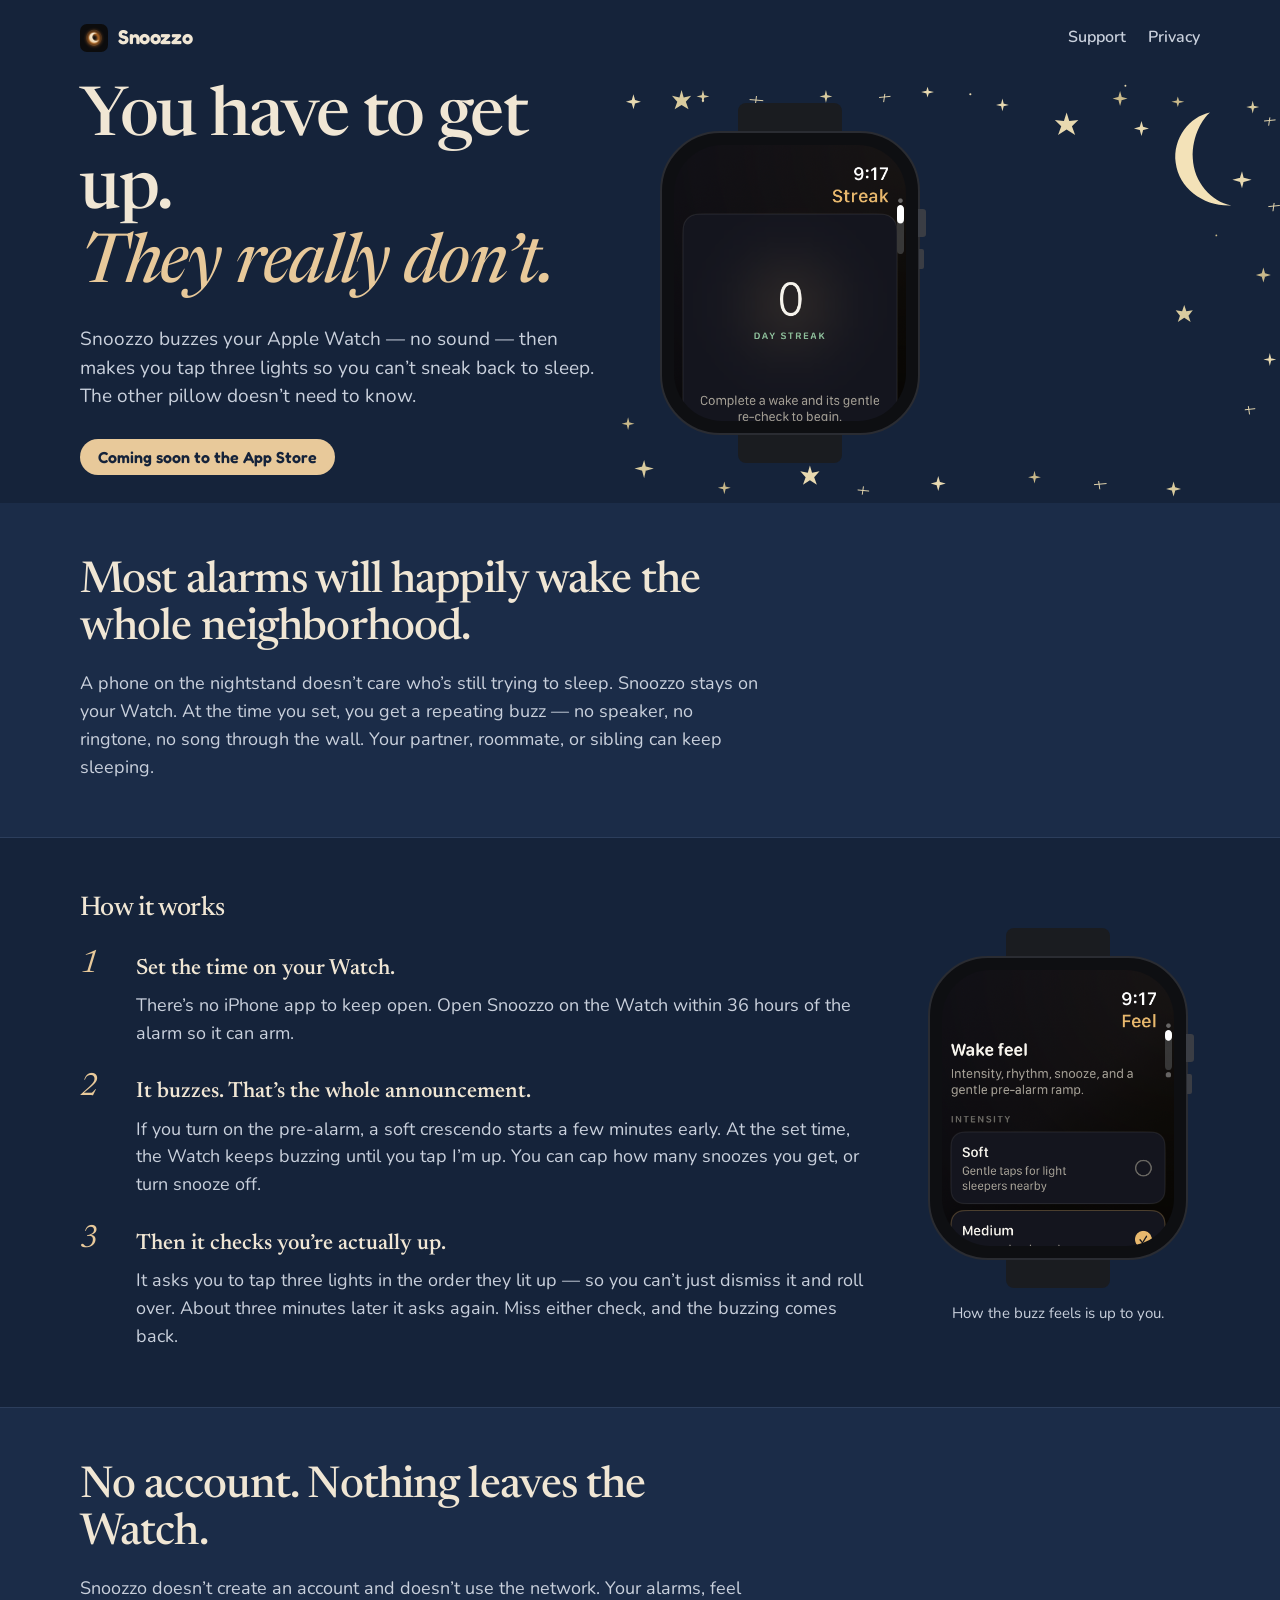
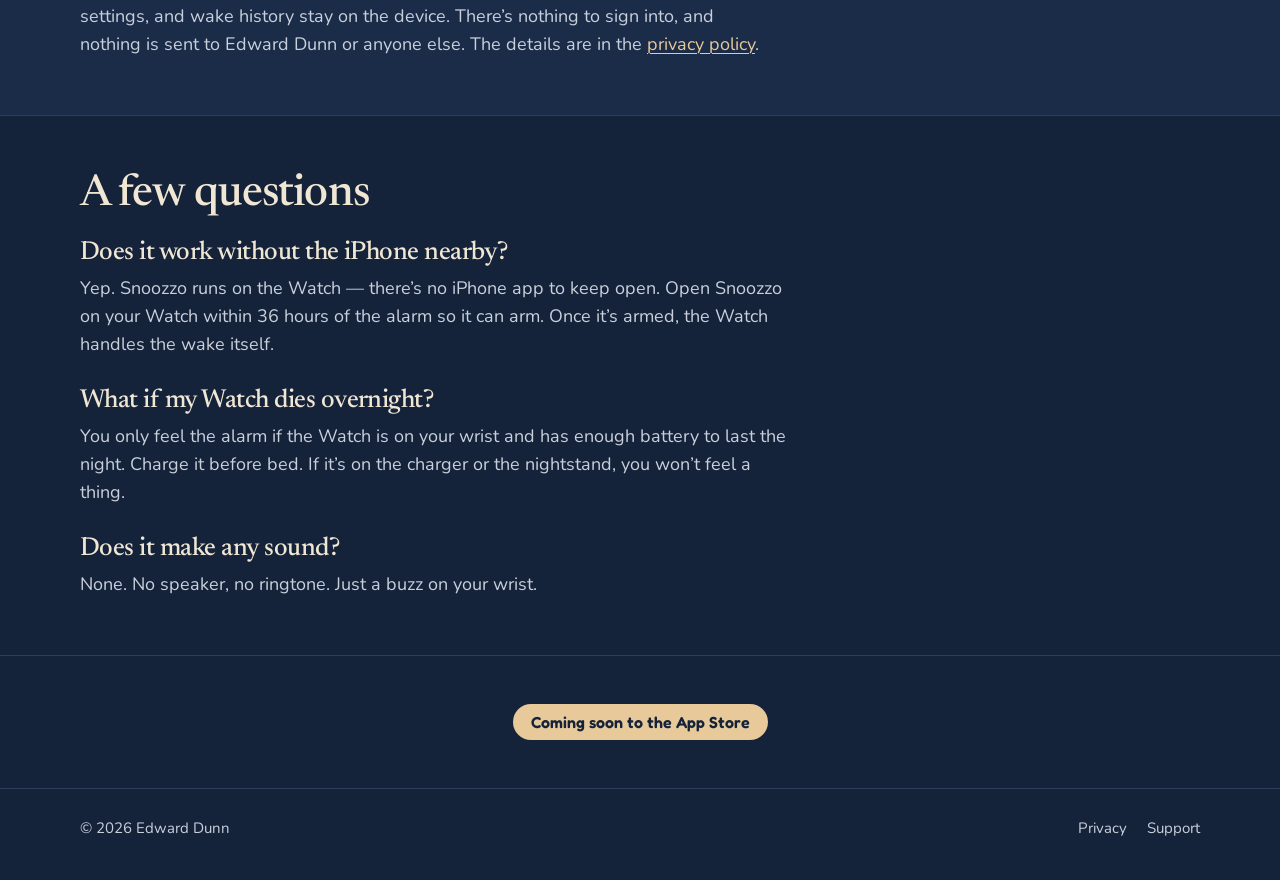
<file: index.html>
<!DOCTYPE html>
<html lang="en">
<head>
  <meta charset="utf-8">
  <meta name="viewport" content="width=device-width, initial-scale=1">
  <title>Snoozzo — You have to get up. They really don’t.</title>
  <meta name="description" content="Snoozzo is a watch-only alarm for Apple Watch. It buzzes your wrist — no sound — then makes you prove you’re actually awake, so the person next to you can keep sleeping.">
  <link rel="canonical" href="https://erdtheturd.github.io/silent-alarm-buddy/">
  <link rel="icon" href="favicon.png" type="image/png" sizes="32x32">
  <link rel="icon" href="favicon.ico" sizes="any">
  <link rel="apple-touch-icon" href="apple-touch-icon.png">
  <meta name="theme-color" content="#15233A">
  <meta property="og:type" content="website">
  <meta property="og:site_name" content="Snoozzo">
  <meta property="og:title" content="Snoozzo — You have to get up. They really don’t.">
  <meta property="og:description" content="A watch-only alarm for Apple Watch. It vibrates. It doesn’t make a sound.">
  <meta property="og:url" content="https://erdtheturd.github.io/silent-alarm-buddy/">
  <meta property="og:image" content="https://erdtheturd.github.io/silent-alarm-buddy/og-image.png">
  <meta property="og:image:width" content="1200">
  <meta property="og:image:height" content="630">
  <meta name="twitter:card" content="summary_large_image">
  <meta name="twitter:title" content="Snoozzo — You have to get up. They really don’t.">
  <meta name="twitter:description" content="A watch-only alarm for Apple Watch. It vibrates. It doesn’t make a sound.">
  <meta name="twitter:image" content="https://erdtheturd.github.io/silent-alarm-buddy/og-image.png">
  <link rel="preload" href="fonts/newsreader.woff2" as="font" type="font/woff2" crossorigin>
  <link rel="preload" href="fonts/nunito.woff2" as="font" type="font/woff2" crossorigin>
  <link rel="stylesheet" href="styles.css">
</head>
<body>
  <a class="skip" href="#main">Skip to content</a>
  <header class="site-header">
    <div class="wrap">
      <a class="logo" href="index.html">
        <img src="assets/icon-64.png" width="28" height="28" alt="">
        Snoozzo
      </a>
      <nav class="site-nav" aria-label="Primary">
        <a href="support.html">Support</a>
        <a href="privacy.html">Privacy</a>
      </nav>
    </div>
  </header>

  <main id="main">
    <section class="hero">
      <div class="hero-sky" aria-hidden="true">
        <svg viewBox="0 0 1280 800" xmlns="http://www.w3.org/2000/svg">
          <path d="M1148 70
                   C1110 78, 1078 118, 1084 164
                   C1090 212, 1136 246, 1188 244
                   C1150 236, 1118 200, 1116 156
                   C1114 112, 1136 80, 1148 70 Z"
                fill="#F3E2B8"/>
          <path d="M70 36 L74 50 L70 64 L66 50 Z M56 50 L70 46 L84 50 L70 54 Z" fill="#E8D9B0"/>
          <path d="M200 28 L203 40 L200 52 L197 40 Z M188 40 L200 37 L212 40 L200 43 Z" fill="#D9CB9E"/>
          <path d="M430 28 L433 40 L430 52 L427 40 Z M418 40 L430 37 L442 40 L430 43 Z" fill="#D9CB9E"/>
          <path d="M620 22 L623 32 L620 42 L617 32 Z M608 32 L620 29 L632 32 L620 35 Z" fill="#E8D9B0"/>
          <path d="M760 44 L763 56 L760 68 L757 56 Z M748 56 L760 53 L772 56 L760 59 Z" fill="#E8D9B0"/>
          <path d="M980 30 L984 44 L980 58 L976 44 Z M966 44 L980 40 L994 44 L980 48 Z" fill="#C9B98A"/>
          <path d="M1020 86 L1024 100 L1020 114 L1016 100 Z M1006 100 L1020 96 L1034 100 L1020 104 Z" fill="#E8D9B0"/>
          <path d="M1228 48 L1231 60 L1228 72 L1225 60 Z M1216 60 L1228 57 L1240 60 L1228 63 Z" fill="#D9CB9E"/>
          <path d="M1208 180 L1212 196 L1208 212 L1203 196 Z M1190 196 L1208 191 L1226 196 L1208 201 Z" fill="#E8D9B0"/>
          <path d="M1088 40 L1091 50 L1088 60 L1085 50 Z M1076 50 L1088 47 L1100 50 L1088 53 Z" fill="#C9B98A"/>
          <path d="M880 70 L885 86 L902 84 L890 96 L896 112 L880 102 L864 112 L870 96 L858 84 L875 86 Z" fill="#E8D9B0"/>
          <path d="M160 28 L164 42 L178 39 L168 50 L173 64 L160 56 L147 64 L152 50 L142 39 L156 42 Z" fill="#D9CB9E"/>
          <path d="M60 640 L63 652 L60 664 L57 652 Z M48 652 L60 649 L72 652 L60 655 Z" fill="#C9B98A"/>
          <path d="M90 720 L94 736 L90 754 L85 736 Z M72 736 L90 731 L108 736 L90 741 Z" fill="#D9CB9E"/>
          <path d="M240 760 L243 772 L240 784 L237 772 Z M228 772 L240 769 L252 772 L240 775 Z" fill="#C9B98A"/>
          <path d="M400 730 L404 744 L418 741 L408 752 L413 766 L400 758 L387 766 L392 752 L382 741 L396 744 Z" fill="#E8D9B0"/>
          <path d="M640 750 L644 764 L640 778 L636 764 Z M626 764 L640 760 L654 764 L640 768 Z" fill="#E8D9B0"/>
          <path d="M820 740 L823 752 L820 764 L817 752 Z M808 752 L820 749 L832 752 L820 755 Z" fill="#C9B98A"/>
          <path d="M1080 760 L1084 774 L1080 788 L1076 774 Z M1066 774 L1080 770 L1094 774 L1080 778 Z" fill="#D9CB9E"/>
          <path d="M1248 360 L1252 374 L1248 388 L1244 374 Z M1234 374 L1248 370 L1262 374 L1248 378 Z" fill="#C9B98A"/>
          <path d="M1260 520 L1263 532 L1260 544 L1257 532 Z M1248 532 L1260 529 L1272 532 L1260 535 Z" fill="#E8D9B0"/>
          <path d="M1100 430 L1104 442 L1116 440 L1108 450 L1112 462 L1100 454 L1088 462 L1092 450 L1084 440 L1096 442 Z" fill="#D9CB9E"/>
          <g stroke="#E8D9B0" stroke-width="1.8" stroke-linecap="round" fill="none">
            <path d="M300 40 L298 56 M288 46 L312 48"/>
            <path d="M540 36 L538 50 M530 42 L550 40"/>
            <path d="M1260 80 L1258 94 M1250 86 L1270 84"/>
            <path d="M1268 240 L1266 254 M1258 246 L1278 244"/>
            <path d="M940 760 L942 774 M932 766 L954 764"/>
            <path d="M500 770 L498 784 M490 776 L510 778"/>
            <path d="M1220 620 L1222 634 M1214 626 L1232 624"/>
          </g>
          <circle cx="200" cy="48" r="2.2" fill="#E8D9B0"/>
          <circle cx="700" cy="36" r="2" fill="#E8D9B0"/>
          <circle cx="1160" cy="300" r="1.7" fill="#C9B98A"/>
          <circle cx="990" cy="20" r="1.8" fill="#E8D9B0"/>
        </svg>
      </div>

      <div class="wrap hero-inner">
        <div class="hero-copy">
          <h1>You have to get up.<br><em>They really don’t.</em></h1>
          <p class="lead">Snoozzo buzzes your Apple Watch — no sound — then makes you tap three lights so you can’t sneak back to sleep. The other pillow doesn’t need to know.</p>
          <p class="soon" aria-disabled="true">Coming soon to the App Store</p>
        </div>
        <figure class="watch-wrap">
          <div class="watch">
            <div class="band-top"></div>
            <div class="bezel">
              <img src="assets/screenshots/watch-streak.png" width="416" height="496" alt="The Streak screen in Snoozzo.">
              <span class="crown"></span>
              <span class="side-btn"></span>
            </div>
            <div class="band-bot"></div>
          </div>
        </figure>
      </div>
    </section>

    <section class="band tint">
      <div class="wrap">
        <div class="prose">
          <h2>Most alarms will happily wake the whole neighborhood.</h2>
          <p>A phone on the nightstand doesn’t care who’s still trying to sleep. Snoozzo stays on your Watch. At the time you set, you get a repeating buzz — no speaker, no ringtone, no song through the wall. Your partner, roommate, or sibling can keep sleeping.</p>
        </div>
      </div>
    </section>

    <section class="band" id="how">
      <div class="wrap how-grid">
        <div>
          <h2>How it works</h2>
          <ol class="steps">
            <li>
              <strong>Set the time on your Watch.</strong>
              There’s no iPhone app to keep open. Open Snoozzo on the Watch within 36 hours of the alarm so it can arm.
            </li>
            <li>
              <strong>It buzzes. That’s the whole announcement.</strong>
              If you turn on the pre-alarm, a soft crescendo starts a few minutes early. At the set time, the Watch keeps buzzing until you tap I’m up. You can cap how many snoozes you get, or turn snooze off.
            </li>
            <li>
              <strong>Then it checks you’re actually up.</strong>
              It asks you to tap three lights in the order they lit up — so you can’t just dismiss it and roll over. About three minutes later it asks again. Miss either check, and the buzzing comes back.
            </li>
          </ol>
        </div>
        <!-- TODO: swap in final App Store screenshots from ~/.erd/asc/Snoozzo/screenshots/ when they are ready. -->
        <figure class="watch-wrap">
          <div class="watch">
            <div class="band-top"></div>
            <div class="bezel">
              <img src="assets/screenshots/watch-feel.png" width="416" height="496" alt="The Wake feel screen in Snoozzo, showing intensity, rhythm, snooze, and a pre-alarm ramp, with Medium selected.">
              <span class="crown"></span>
              <span class="side-btn"></span>
            </div>
            <div class="band-bot"></div>
          </div>
          <figcaption class="watch-caption">How the buzz feels is up to you.</figcaption>
        </figure>
      </div>
    </section>

    <section class="band tint">
      <div class="wrap">
        <div class="prose">
          <h2>No account. Nothing leaves the Watch.</h2>
          <p>Snoozzo doesn’t create an account and doesn’t use the network. Your alarms, feel settings, and wake history stay on the device. There’s nothing to sign into, and nothing is sent to Edward Dunn or anyone else. The details are in the <a href="privacy.html">privacy policy</a>.</p>
        </div>
      </div>
    </section>

    <section class="band">
      <div class="wrap">
        <div class="faq">
          <h2>A few questions</h2>
          <h3>Does it work without the iPhone nearby?</h3>
          <p>Yep. Snoozzo runs on the Watch — there’s no iPhone app to keep open. Open Snoozzo on your Watch within 36 hours of the alarm so it can arm. Once it’s armed, the Watch handles the wake itself.</p>
          <h3>What if my Watch dies overnight?</h3>
          <p>You only feel the alarm if the Watch is on your wrist and has enough battery to last the night. Charge it before bed. If it’s on the charger or the nightstand, you won’t feel a thing.</p>
          <h3>Does it make any sound?</h3>
          <p>None. No speaker, no ringtone. Just a buzz on your wrist.</p>
        </div>
      </div>
    </section>

    <section class="closer">
      <div class="wrap">
        <p class="soon" aria-disabled="true">Coming soon to the App Store</p>
      </div>
    </section>
  </main>

  <footer class="site-footer">
    <div class="wrap footer-inner">
      <p>© 2026 Edward Dunn</p>
      <nav class="footer-links" aria-label="Footer">
        <a href="privacy.html">Privacy</a>
        <a href="support.html">Support</a>
      </nav>
    </div>
  </footer>
</body>
</html>
</file>
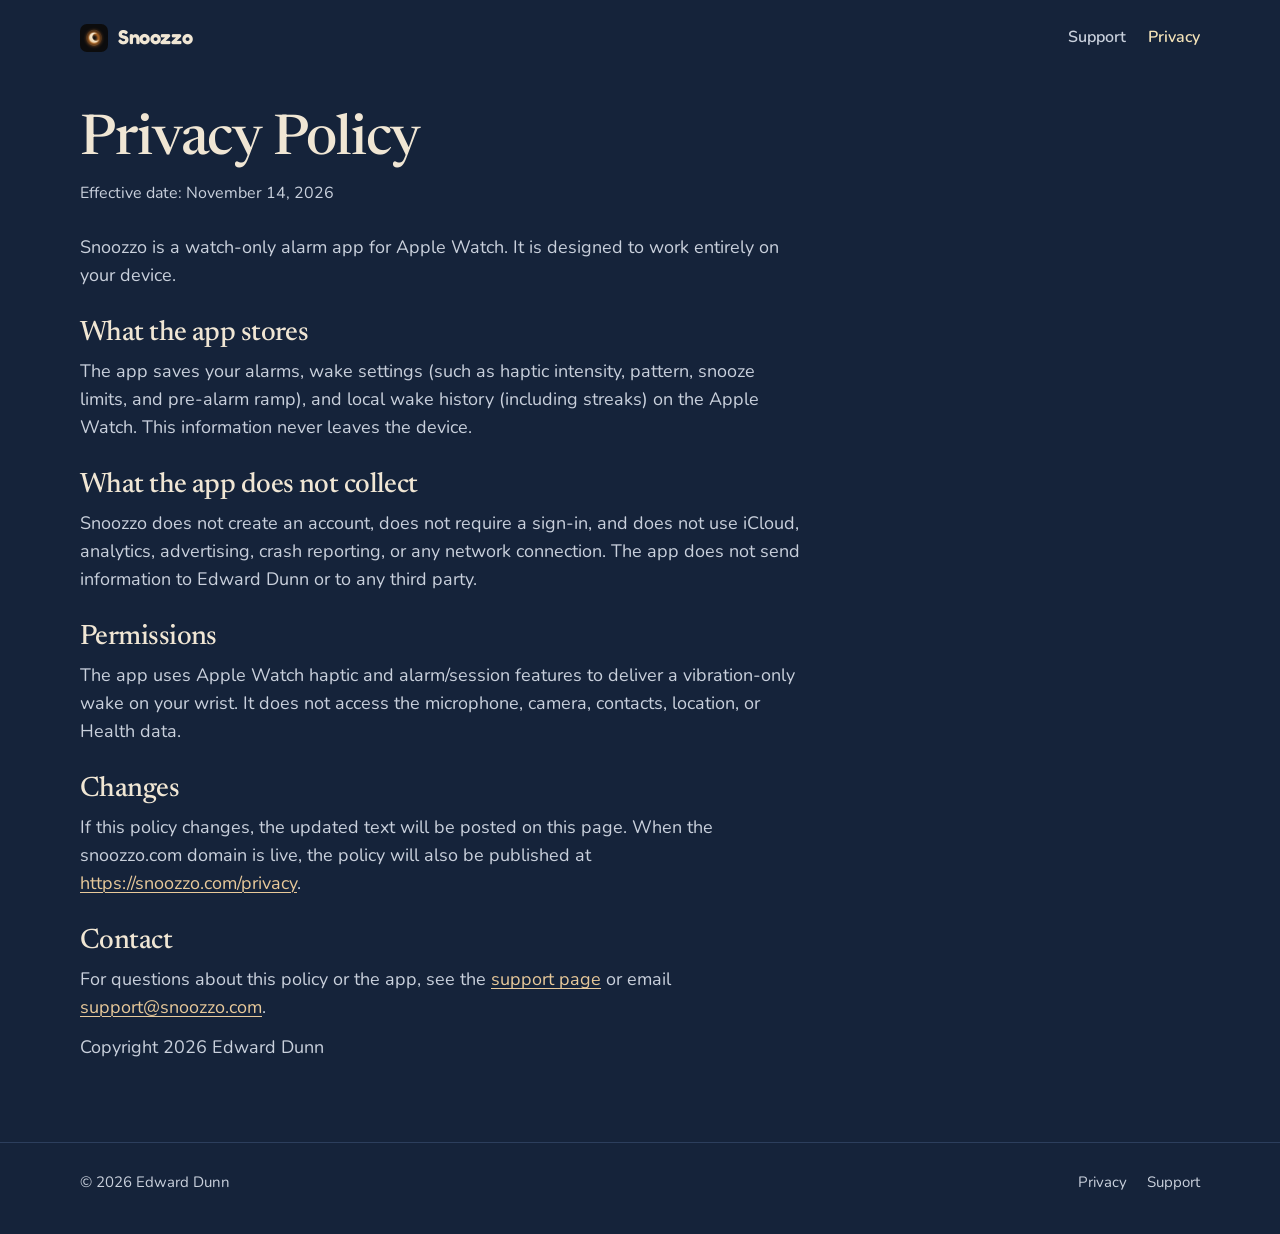
<file: privacy.html>
<!DOCTYPE html>
<html lang="en">
<head>
  <meta charset="utf-8">
  <meta name="viewport" content="width=device-width, initial-scale=1">
  <title>Privacy Policy — Snoozzo</title>
  <meta name="description" content="Snoozzo privacy policy. The app collects no data, needs no account, and works entirely on your Apple Watch.">
  <link rel="canonical" href="https://erdtheturd.github.io/silent-alarm-buddy/privacy.html">
  <link rel="icon" href="favicon.png" type="image/png" sizes="32x32">
  <link rel="icon" href="favicon.ico" sizes="any">
  <link rel="apple-touch-icon" href="apple-touch-icon.png">
  <meta name="theme-color" content="#15233A">
  <meta property="og:type" content="website">
  <meta property="og:title" content="Privacy Policy — Snoozzo">
  <meta property="og:description" content="Snoozzo collects no data and works entirely on your Apple Watch.">
  <meta property="og:url" content="https://erdtheturd.github.io/silent-alarm-buddy/privacy.html">
  <meta property="og:image" content="https://erdtheturd.github.io/silent-alarm-buddy/og-image.png">
  <meta name="twitter:card" content="summary_large_image">
  <link rel="stylesheet" href="styles.css">
</head>
<body>
  <a class="skip" href="#main">Skip to content</a>
  <header class="site-header">
    <div class="wrap">
      <a class="logo" href="index.html">
        <img src="assets/icon-64.png" width="28" height="28" alt="">
        Snoozzo
      </a>
      <nav class="site-nav" aria-label="Primary">
        <a href="support.html">Support</a>
        <a href="privacy.html" aria-current="page">Privacy</a>
      </nav>
    </div>
  </header>

  <main id="main" class="page">
    <div class="wrap">
      <header class="page-header">
        <h1>Privacy Policy</h1>
        <p class="updated">Effective date: November 14, 2026</p>
      </header>
      <article>
        <p>Snoozzo is a watch-only alarm app for Apple Watch. It is designed to work entirely on your device.</p>

        <h2>What the app stores</h2>
        <p>The app saves your alarms, wake settings (such as haptic intensity, pattern, snooze limits, and pre-alarm ramp), and local wake history (including streaks) on the Apple Watch. This information never leaves the device.</p>

        <h2>What the app does not collect</h2>
        <p>Snoozzo does not create an account, does not require a sign-in, and does not use iCloud, analytics, advertising, crash reporting, or any network connection. The app does not send information to Edward Dunn or to any third party.</p>

        <h2>Permissions</h2>
        <p>The app uses Apple Watch haptic and alarm/session features to deliver a vibration-only wake on your wrist. It does not access the microphone, camera, contacts, location, or Health data.</p>

        <h2>Changes</h2>
        <p>If this policy changes, the updated text will be posted on this page. When the snoozzo.com domain is live, the policy will also be published at <a href="https://snoozzo.com/privacy">https://snoozzo.com/privacy</a>.</p>

        <h2>Contact</h2>
        <p>For questions about this policy or the app, see the <a href="support.html">support page</a> or email <a href="mailto:support@snoozzo.com">support@snoozzo.com</a><!-- TODO: snoozzo.com email not set up yet -->.</p>

        <p>Copyright 2026 Edward Dunn</p>
      </article>
    </div>
  </main>

  <footer class="site-footer">
    <div class="wrap footer-inner">
      <p>© 2026 Edward Dunn</p>
      <nav class="footer-links" aria-label="Footer">
        <a href="privacy.html">Privacy</a>
        <a href="support.html">Support</a>
      </nav>
    </div>
  </footer>
</body>
</html>
</file>
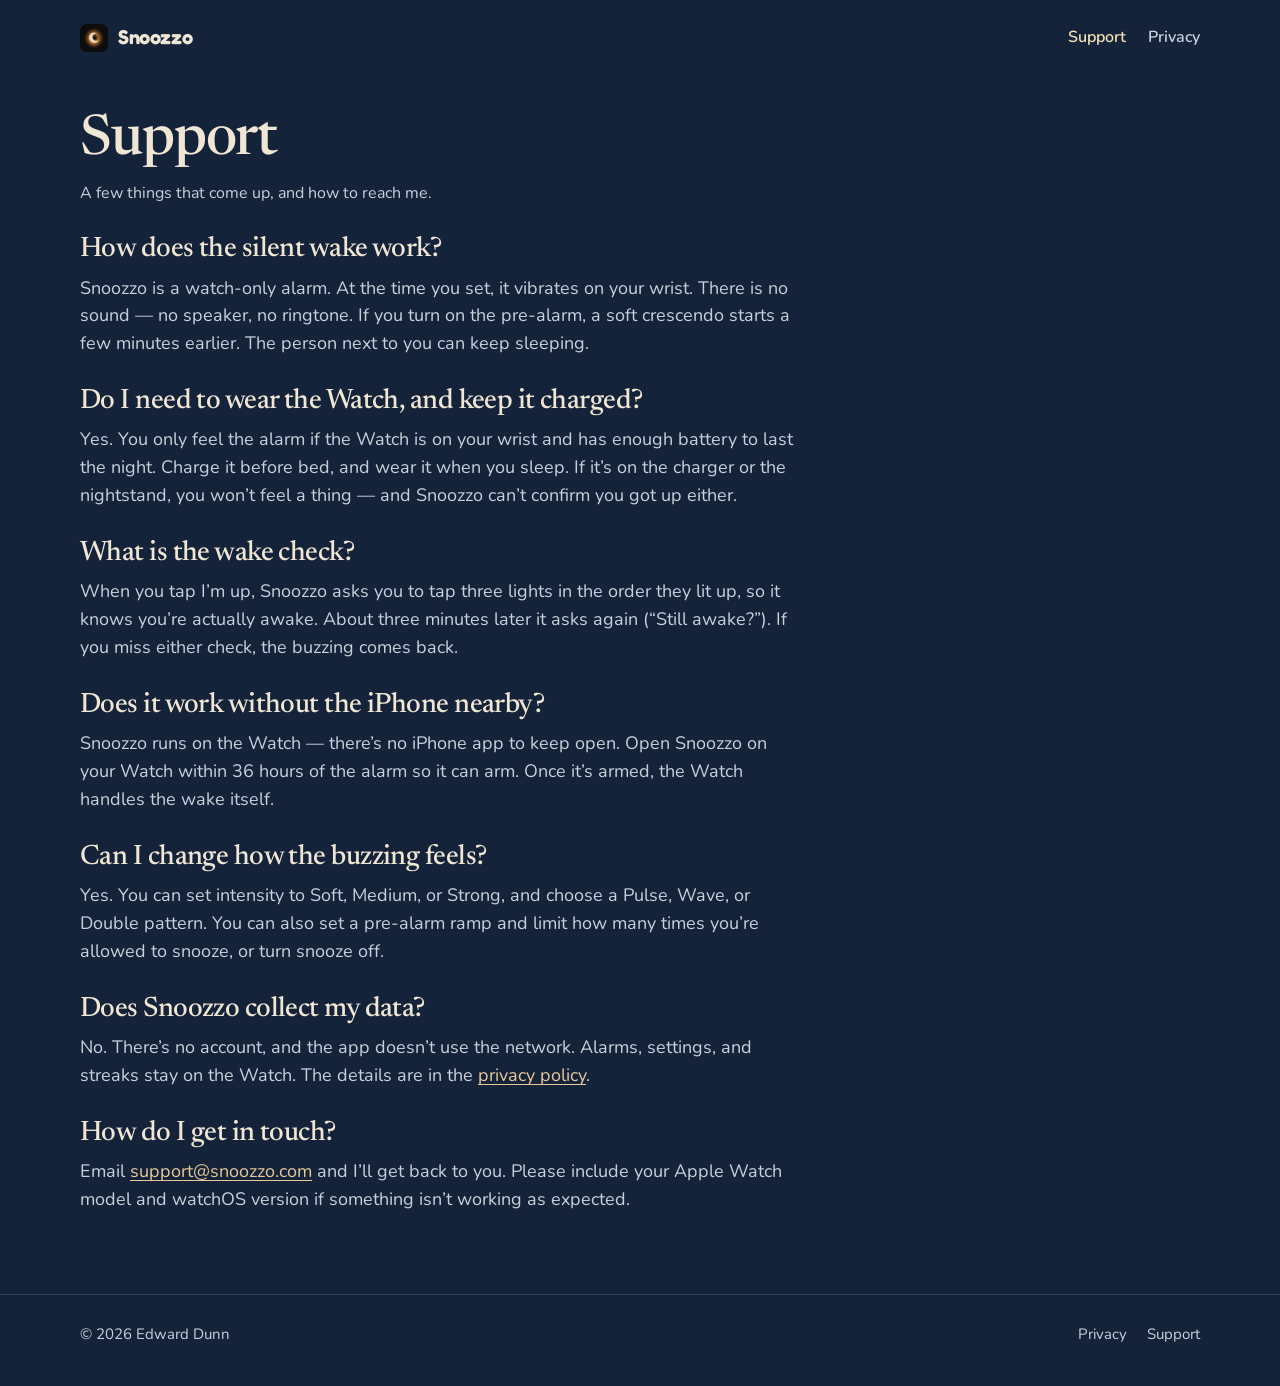
<file: support.html>
<!DOCTYPE html>
<html lang="en">
<head>
  <meta charset="utf-8">
  <meta name="viewport" content="width=device-width, initial-scale=1">
  <title>Support — Snoozzo</title>
  <meta name="description" content="Help for Snoozzo, the silent Apple Watch alarm. How the vibration wake works, wearing the watch at night, and the wake check.">
  <link rel="canonical" href="https://erdtheturd.github.io/silent-alarm-buddy/support.html">
  <link rel="icon" href="favicon.png" type="image/png" sizes="32x32">
  <link rel="icon" href="favicon.ico" sizes="any">
  <link rel="apple-touch-icon" href="apple-touch-icon.png">
  <meta name="theme-color" content="#15233A">
  <meta property="og:type" content="website">
  <meta property="og:title" content="Support — Snoozzo">
  <meta property="og:description" content="Help for Snoozzo, the silent Apple Watch alarm.">
  <meta property="og:url" content="https://erdtheturd.github.io/silent-alarm-buddy/support.html">
  <meta property="og:image" content="https://erdtheturd.github.io/silent-alarm-buddy/og-image.png">
  <meta name="twitter:card" content="summary_large_image">
  <link rel="stylesheet" href="styles.css">
</head>
<body>
  <a class="skip" href="#main">Skip to content</a>
  <header class="site-header">
    <div class="wrap">
      <a class="logo" href="index.html">
        <img src="assets/icon-64.png" width="28" height="28" alt="">
        Snoozzo
      </a>
      <nav class="site-nav" aria-label="Primary">
        <a href="support.html" aria-current="page">Support</a>
        <a href="privacy.html">Privacy</a>
      </nav>
    </div>
  </header>

  <main id="main" class="page">
    <div class="wrap">
      <header class="page-header">
        <h1>Support</h1>
        <p class="updated">A few things that come up, and how to reach me.</p>
      </header>
      <article>
        <h2>How does the silent wake work?</h2>
        <p>Snoozzo is a watch-only alarm. At the time you set, it vibrates on your wrist. There is no sound — no speaker, no ringtone. If you turn on the pre-alarm, a soft crescendo starts a few minutes earlier. The person next to you can keep sleeping.</p>

        <h2>Do I need to wear the Watch, and keep it charged?</h2>
        <p>Yes. You only feel the alarm if the Watch is on your wrist and has enough battery to last the night. Charge it before bed, and wear it when you sleep. If it’s on the charger or the nightstand, you won’t feel a thing — and Snoozzo can’t confirm you got up either.</p>

        <h2>What is the wake check?</h2>
        <p>When you tap I’m up, Snoozzo asks you to tap three lights in the order they lit up, so it knows you’re actually awake. About three minutes later it asks again (“Still awake?”). If you miss either check, the buzzing comes back.</p>

        <h2>Does it work without the iPhone nearby?</h2>
        <p>Snoozzo runs on the Watch — there’s no iPhone app to keep open. Open Snoozzo on your Watch within 36 hours of the alarm so it can arm. Once it’s armed, the Watch handles the wake itself.</p>

        <h2>Can I change how the buzzing feels?</h2>
        <p>Yes. You can set intensity to Soft, Medium, or Strong, and choose a Pulse, Wave, or Double pattern. You can also set a pre-alarm ramp and limit how many times you’re allowed to snooze, or turn snooze off.</p>

        <h2>Does Snoozzo collect my data?</h2>
        <p>No. There’s no account, and the app doesn’t use the network. Alarms, settings, and streaks stay on the Watch. The details are in the <a href="privacy.html">privacy policy</a>.</p>

        <h2>How do I get in touch?</h2>
        <p>Email <a href="mailto:support@snoozzo.com">support@snoozzo.com</a><!-- TODO: snoozzo.com email not set up yet --> and I’ll get back to you. Please include your Apple Watch model and watchOS version if something isn’t working as expected.</p>
      </article>
    </div>
  </main>

  <footer class="site-footer">
    <div class="wrap footer-inner">
      <p>© 2026 Edward Dunn</p>
      <nav class="footer-links" aria-label="Footer">
        <a href="privacy.html">Privacy</a>
        <a href="support.html">Support</a>
      </nav>
    </div>
  </footer>
</body>
</html>
</file>
<file: styles.css>
@font-face {
  font-family: "Newsreader";
  src: url("fonts/newsreader.woff2") format("woff2");
  font-weight: 400 700;
  font-style: normal;
  font-display: swap;
}
@font-face {
  font-family: "Newsreader";
  src: url("fonts/newsreader-italic.woff2") format("woff2");
  font-weight: 400 700;
  font-style: italic;
  font-display: swap;
}
@font-face {
  font-family: "Nunito";
  src: url("fonts/nunito.woff2") format("woff2");
  font-weight: 400 800;
  font-style: normal;
  font-display: swap;
}
@font-face {
  font-family: "Fredoka";
  src: url("fonts/fredoka.woff2") format("woff2");
  font-weight: 400 700;
  font-style: normal;
  font-display: swap;
}

:root {
  --navy: #15233A;
  --navy-2: #1B2C48;
  --ink: #F0E6D4;
  --muted: #C9D0DC;
  --gold: #E8C99A;
  --gold-deep: #F3E2B8;
  --line: #2C3E5C;
  --max: 1120px;
}

* { box-sizing: border-box; margin: 0; padding: 0; }

html { background: var(--navy); }

body {
  font-family: "Nunito", "Gill Sans", sans-serif;
  font-size: 18px;
  line-height: 1.55;
  color: var(--ink);
  background: var(--navy);
  -webkit-font-smoothing: antialiased;
}

img { max-width: 100%; height: auto; display: block; }

a {
  color: var(--gold);
  text-decoration-thickness: 1px;
  text-underline-offset: 3px;
}
a:hover { color: var(--gold-deep); }

.skip {
  position: absolute;
  left: -999px;
  top: 8px;
  background: var(--gold);
  color: var(--navy);
  padding: 8px 12px;
  z-index: 20;
}
.skip:focus { left: 8px; }

.wrap {
  width: min(var(--max), calc(100% - 64px));
  margin: 0 auto;
}

.site-header {
  position: relative;
  z-index: 2;
  padding: 22px 0;
}
.site-header .wrap,
.footer-inner {
  display: flex;
  align-items: center;
  justify-content: space-between;
  gap: 16px;
}

.logo {
  display: flex;
  align-items: center;
  gap: 10px;
  color: var(--ink);
  text-decoration: none;
  font-family: "Fredoka", "Nunito", sans-serif;
  font-weight: 650;
  font-size: 20px;
  letter-spacing: -0.02em;
}
.logo img {
  width: 28px;
  height: 28px;
  border-radius: 7px;
}
.logo:hover { color: var(--gold-deep); }

.site-nav {
  display: flex;
  gap: 22px;
}
.site-nav a {
  color: var(--muted);
  text-decoration: none;
  font-size: 16px;
  font-weight: 600;
}
.site-nav a:hover,
.site-nav a[aria-current="page"] { color: var(--gold-deep); }

/* —— Hero —— */
.hero {
  position: relative;
  overflow: hidden;
  padding: 8px 0 28px;
  min-height: 0;
}
.hero-sky {
  position: absolute;
  inset: 0;
  overflow: hidden;
  pointer-events: none;
  z-index: 0;
}
.hero-sky svg {
  position: absolute;
  top: 0;
  right: 0;
  height: 100%;
  width: auto;
  min-height: 0;
}
.hero-inner {
  position: relative;
  z-index: 1;
  display: grid;
  grid-template-columns: 1fr 1fr;
  gap: 32px 40px;
  align-items: center;
}
.hero-copy { max-width: 34em; }

h1, h2, h3 {
  font-family: "Newsreader", "Palatino Linotype", serif;
  font-weight: 500;
  letter-spacing: -0.02em;
  line-height: 1.08;
}

.hero h1 {
  font-size: clamp(40px, 5.4vw, 68px);
  margin: 0 0 22px;
}
.hero h1 em {
  font-style: italic;
  font-weight: 450;
  color: var(--gold);
}

.lead {
  font-size: 19px;
  line-height: 1.5;
  color: var(--muted);
  max-width: 28em;
  margin-bottom: 28px;
}

.soon {
  display: inline-block;
  font-family: "Fredoka", "Nunito", sans-serif;
  font-weight: 600;
  font-size: 16px;
  color: var(--navy);
  background: var(--gold);
  border-radius: 999px;
  padding: 10px 18px;
  line-height: 1;
}

.bed { width: 100%; }
.bed svg {
  width: 100%;
  max-width: 580px;
  height: auto;
  overflow: visible;
  margin-left: auto;
}

/* —— Sections —— */
.band {
  position: relative;
  padding: 56px 0;
}
.band + .band { border-top: 1px solid var(--line); }
.band.tint { background: var(--navy-2); }

.prose { max-width: 38em; }
.prose h2, .faq h2, .how h2, .closer h2 {
  font-size: clamp(30px, 3.6vw, 44px);
  margin-bottom: 16px;
}
.prose p, .faq p { color: var(--muted); }
.prose p + p { margin-top: 14px; }

/* How it works */
.how-grid {
  display: grid;
  grid-template-columns: 1fr auto;
  gap: 56px;
  align-items: center;
}
.steps {
  list-style: none;
  counter-reset: step;
  margin-top: 28px;
}
.steps li {
  position: relative;
  padding: 0 0 28px 56px;
  color: var(--muted);
}
.steps li:last-child { padding-bottom: 0; }
.steps li::before {
  counter-increment: step;
  content: counter(step);
  position: absolute;
  left: 0;
  top: -4px;
  font-family: "Newsreader", serif;
  font-style: italic;
  font-size: 32px;
  color: var(--gold);
  line-height: 1;
}
.steps strong {
  display: block;
  font-family: "Newsreader", serif;
  font-weight: 550;
  font-size: 22px;
  color: var(--ink);
  margin-bottom: 6px;
}

/* Watch frame */
.watch-wrap { padding: 8px 12px 0 0; }
.watch { position: relative; width: 260px; }
.band-top, .band-bot {
  width: 104px;
  margin: 0 auto;
  background: #1A1C20;
}
.band-top { height: 28px; border-radius: 8px 8px 0 0; }
.band-bot { height: 28px; border-radius: 0 0 8px 8px; }
.bezel {
  position: relative;
  background: #0E0F12;
  border-radius: 60px;
  padding: 12px;
  border: 2px solid #2A2C32;
}
.bezel img {
  width: 100%;
  height: auto;
  border-radius: 48px;
}
.crown {
  position: absolute;
  right: -8px;
  top: 76px;
  width: 8px;
  height: 28px;
  background: #3A3D44;
  border-radius: 0 3px 3px 0;
}
.side-btn {
  position: absolute;
  right: -6px;
  top: 116px;
  width: 5px;
  height: 20px;
  background: #3A3D44;
  border-radius: 0 2px 2px 0;
}
.watch-caption {
  margin-top: 14px;
  text-align: center;
  font-size: 15px;
  color: var(--muted);
}

/* FAQ */
.faq { max-width: 40em; }
.faq h3 {
  font-size: 26px;
  margin: 28px 0 8px;
}
.faq h3:first-of-type { margin-top: 20px; }

/* Closer */
.closer {
  padding: 40px 0 48px;
  text-align: center;
  border-top: 1px solid var(--line);
}
.closer .soon { margin-top: 8px; }

/* Footer */
.site-footer {
  padding: 28px 0 40px;
  border-top: 1px solid var(--line);
  font-size: 15px;
  color: var(--muted);
}
.footer-links { display: flex; gap: 20px; }
.footer-links a {
  color: var(--muted);
  text-decoration: none;
}
.footer-links a:hover { color: var(--gold-deep); }

/* Inner pages */
.page { padding: 36px 0 80px; }
.page-header { margin-bottom: 28px; }
.page-header h1 { font-size: clamp(36px, 5vw, 56px); }
.updated { margin-top: 10px; color: var(--muted); font-size: 16px; }
.page article { max-width: 40em; }
.page article h2 {
  font-size: 28px;
  margin: 28px 0 10px;
}
.page article p + p { margin-top: 12px; }
.page article p { color: var(--muted); }

@media (max-width: 860px) {
  .wrap { width: min(var(--max), calc(100% - 40px)); }
  .hero { min-height: 0; padding-bottom: 16px; }
  .hero-sky svg {
    height: 420px;
    min-height: 0;
    top: auto;
    bottom: -10px;
    right: -30px;
  }
  .hero-inner {
    grid-template-columns: 1fr;
    gap: 20px;
  }
  .bed svg { margin: 0 auto; max-width: 460px; }
  .how-grid {
    grid-template-columns: 1fr;
    gap: 36px;
  }
  .watch { width: 220px; margin: 0 auto; }
  .band { padding: 56px 0; }
}

@media (max-width: 480px) {
  .wrap { width: calc(100% - 32px); }
  body { font-size: 17px; }
  .hero h1 { font-size: 38px; }
  .steps li { padding-left: 44px; }
  .site-header { padding: 16px 0; }
}
</file>
